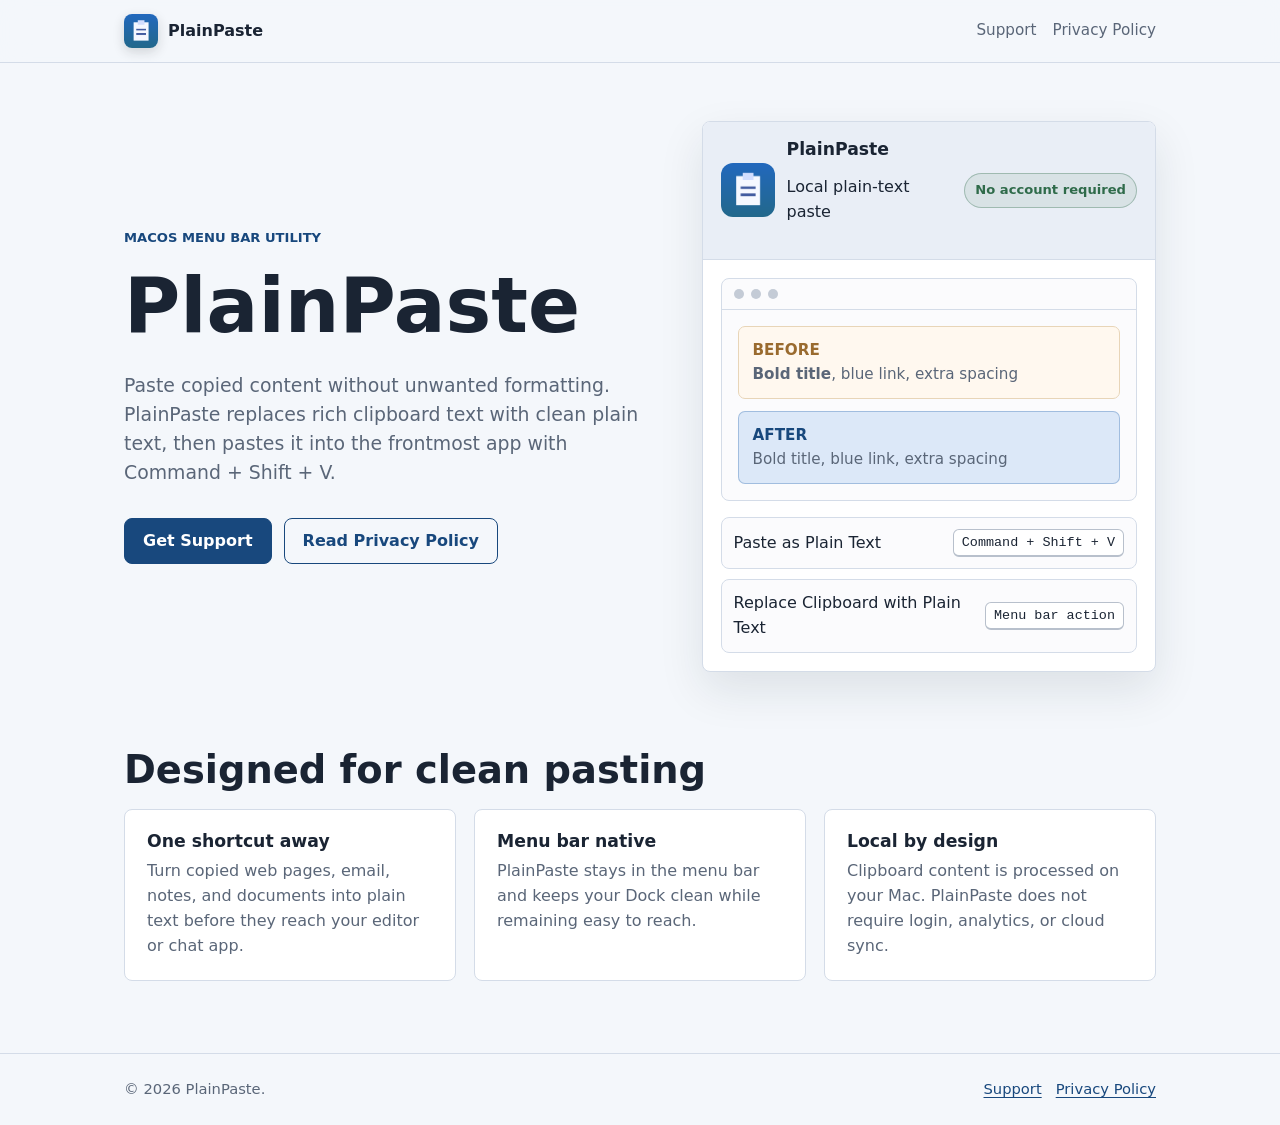
<file: index.html>
<!doctype html>
<html lang="en">
  <head>
    <meta charset="utf-8">
    <meta name="viewport" content="width=device-width, initial-scale=1">
    <title>PlainPaste - Paste Plain Text on macOS</title>
    <meta name="description" content="PlainPaste is a lightweight macOS menu bar utility that replaces clipboard formatting with clean plain text before you paste.">
    <link rel="icon" href="assets/icon.png">
    <link rel="stylesheet" href="assets/site.css">
  </head>
  <body>
    <header class="site-header">
      <nav class="nav" aria-label="Main navigation">
        <a class="brand" href="./">
          <img src="assets/icon.png" alt="" width="34" height="34">
          <span>PlainPaste</span>
        </a>
        <div class="nav-links">
          <a href="./support/">Support</a>
          <a href="./privacy/">Privacy Policy</a>
        </div>
      </nav>
    </header>

    <main>
      <section class="hero">
        <div>
          <p class="eyebrow">macOS menu bar utility</p>
          <h1>PlainPaste</h1>
          <p class="lead">Paste copied content without unwanted formatting. PlainPaste replaces rich clipboard text with clean plain text, then pastes it into the frontmost app with Command + Shift + V.</p>
          <div class="actions">
            <a class="button" href="./support/">Get Support</a>
            <a class="button secondary" href="./privacy/">Read Privacy Policy</a>
          </div>
        </div>

        <aside class="product-panel" aria-label="PlainPaste preview">
          <div class="panel-top">
            <div class="app-lockup">
              <img src="assets/icon.png" alt="" width="54" height="54">
              <div>
                <h3>PlainPaste</h3>
                <p>Local plain-text paste</p>
              </div>
            </div>
            <span class="status-pill">No account required</span>
          </div>
          <div class="clipboard-preview">
            <div class="clipboard-frame" aria-hidden="true">
              <div class="clipboard-titlebar">
                <span class="dot"></span>
                <span class="dot"></span>
                <span class="dot"></span>
              </div>
              <div class="clipboard-body">
                <div class="text-block rich">
                  <p class="label">Before</p>
                  <p><strong>Bold title</strong>, blue link, extra spacing</p>
                </div>
                <div class="text-block plain">
                  <p class="label">After</p>
                  <p>Bold title, blue link, extra spacing</p>
                </div>
              </div>
            </div>
            <div class="shortcut-list" aria-label="Shortcut examples">
              <div class="shortcut-row">
                <span>Paste as Plain Text</span>
                <kbd>Command + Shift + V</kbd>
              </div>
              <div class="shortcut-row">
                <span>Replace Clipboard with Plain Text</span>
                <kbd>Menu bar action</kbd>
              </div>
            </div>
          </div>
        </aside>
      </section>

      <section class="section" aria-labelledby="features-title">
        <h2 id="features-title">Designed for clean pasting</h2>
        <div class="grid">
          <article class="card">
            <h3>One shortcut away</h3>
            <p>Turn copied web pages, email, notes, and documents into plain text before they reach your editor or chat app.</p>
          </article>
          <article class="card">
            <h3>Menu bar native</h3>
            <p>PlainPaste stays in the menu bar and keeps your Dock clean while remaining easy to reach.</p>
          </article>
          <article class="card">
            <h3>Local by design</h3>
            <p>Clipboard content is processed on your Mac. PlainPaste does not require login, analytics, or cloud sync.</p>
          </article>
        </div>
      </section>
    </main>

    <footer class="footer">
      <div class="footer-inner">
        <span>© 2026 PlainPaste.</span>
        <div class="footer-links">
          <a href="./support/">Support</a>
          <a href="./privacy/">Privacy Policy</a>
        </div>
      </div>
    </footer>
  </body>
</html>
</file>
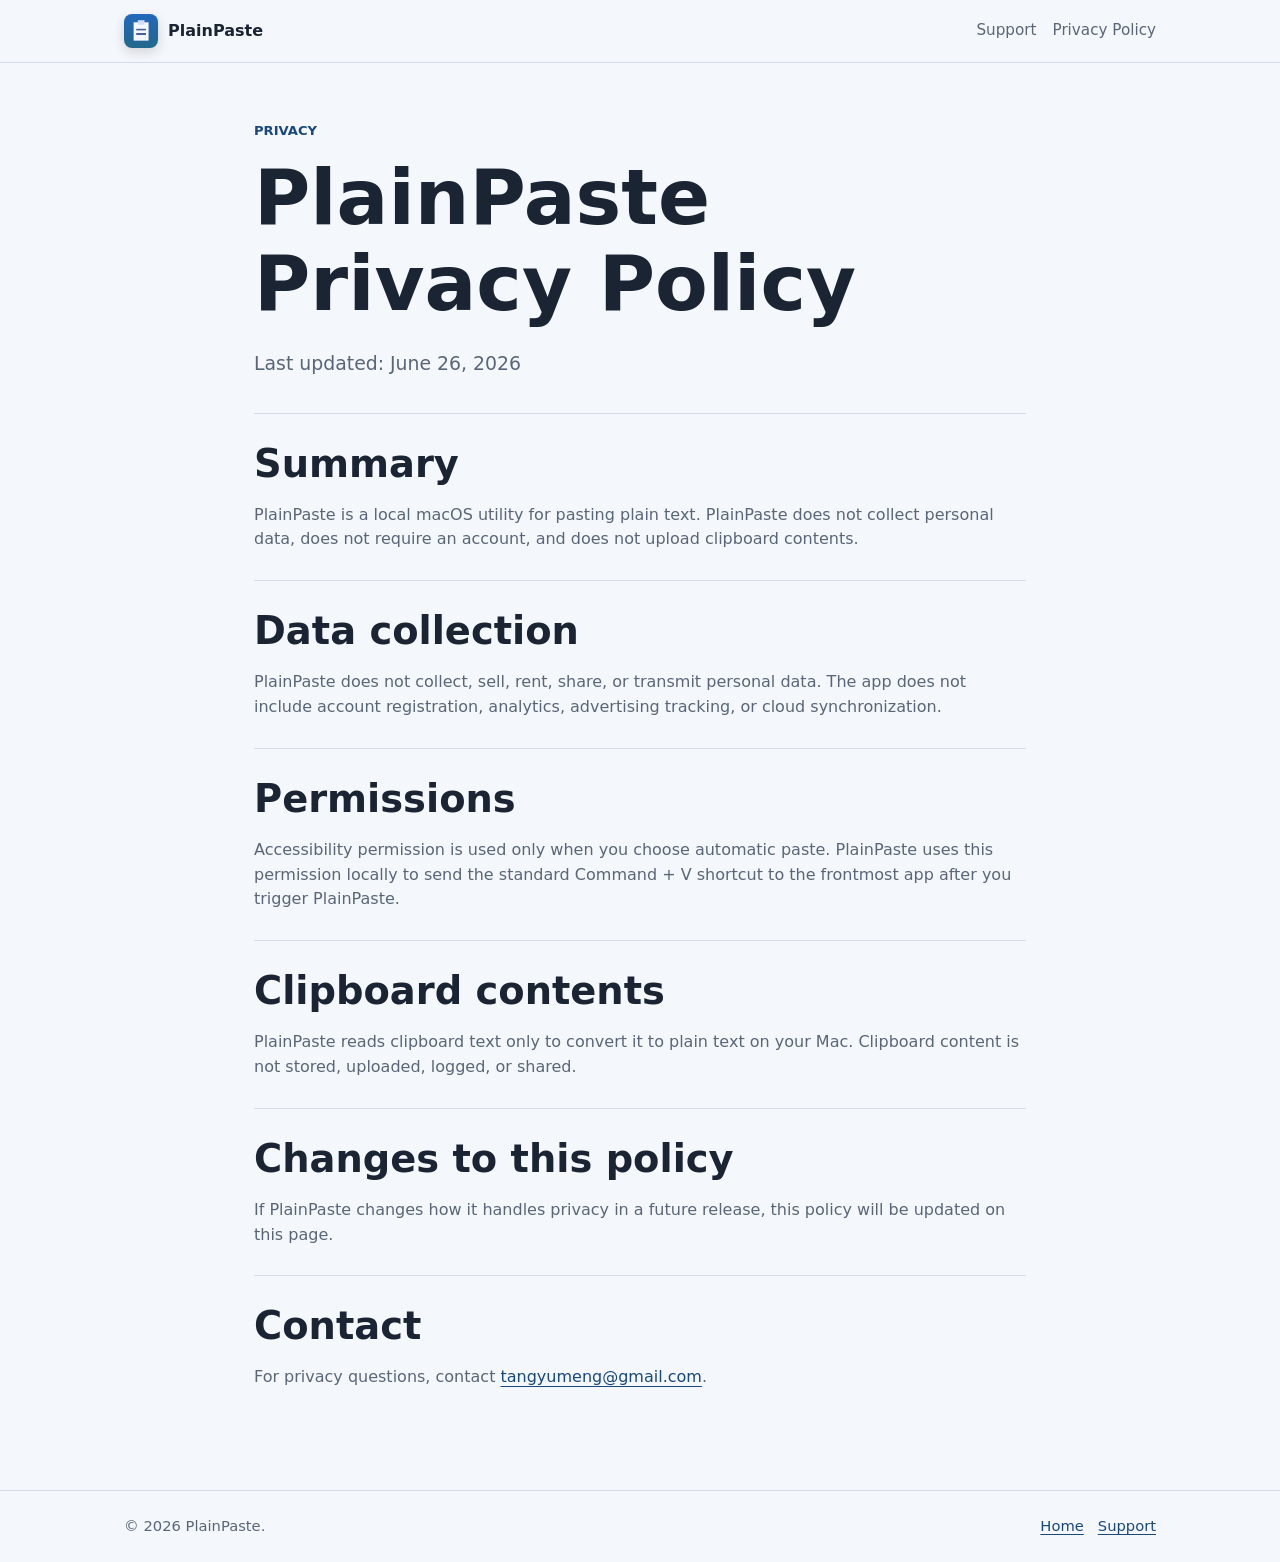
<file: privacy/index.html>
<!doctype html>
<html lang="en">
  <head>
    <meta charset="utf-8">
    <meta name="viewport" content="width=device-width, initial-scale=1">
    <title>PlainPaste Privacy Policy</title>
    <meta name="description" content="Privacy policy for PlainPaste, a local macOS plain-text paste utility.">
    <link rel="icon" href="../assets/icon.png">
    <link rel="stylesheet" href="../assets/site.css">
  </head>
  <body>
    <header class="site-header">
      <nav class="nav" aria-label="Main navigation">
        <a class="brand" href="../">
          <img src="../assets/icon.png" alt="" width="34" height="34">
          <span>PlainPaste</span>
        </a>
        <div class="nav-links">
          <a href="../support/">Support</a>
          <a href="../privacy/">Privacy Policy</a>
        </div>
      </nav>
    </header>

    <main class="simple-page">
      <p class="eyebrow">Privacy</p>
      <h1>PlainPaste Privacy Policy</h1>
      <p class="lead">Last updated: June 26, 2026</p>

      <section class="policy-block" aria-labelledby="summary-title">
        <h2 id="summary-title">Summary</h2>
        <p>PlainPaste is a local macOS utility for pasting plain text. PlainPaste does not collect personal data, does not require an account, and does not upload clipboard contents.</p>
      </section>

      <section class="policy-block" aria-labelledby="data-title">
        <h2 id="data-title">Data collection</h2>
        <p>PlainPaste does not collect, sell, rent, share, or transmit personal data. The app does not include account registration, analytics, advertising tracking, or cloud synchronization.</p>
      </section>

      <section class="policy-block" aria-labelledby="permissions-title">
        <h2 id="permissions-title">Permissions</h2>
        <p>Accessibility permission is used only when you choose automatic paste. PlainPaste uses this permission locally to send the standard Command + V shortcut to the frontmost app after you trigger PlainPaste.</p>
      </section>

      <section class="policy-block" aria-labelledby="clipboard-title">
        <h2 id="clipboard-title">Clipboard contents</h2>
        <p>PlainPaste reads clipboard text only to convert it to plain text on your Mac. Clipboard content is not stored, uploaded, logged, or shared.</p>
      </section>

      <section class="policy-block" aria-labelledby="changes-title">
        <h2 id="changes-title">Changes to this policy</h2>
        <p>If PlainPaste changes how it handles privacy in a future release, this policy will be updated on this page.</p>
      </section>

      <section class="policy-block" aria-labelledby="contact-title">
        <h2 id="contact-title">Contact</h2>
        <p>For privacy questions, contact <a href="mailto:tangyumeng@gmail.com">tangyumeng@gmail.com</a>.</p>
      </section>
    </main>

    <footer class="footer">
      <div class="footer-inner">
        <span>© 2026 PlainPaste.</span>
        <div class="footer-links">
          <a href="../">Home</a>
          <a href="../support/">Support</a>
        </div>
      </div>
    </footer>
  </body>
</html>
</file>
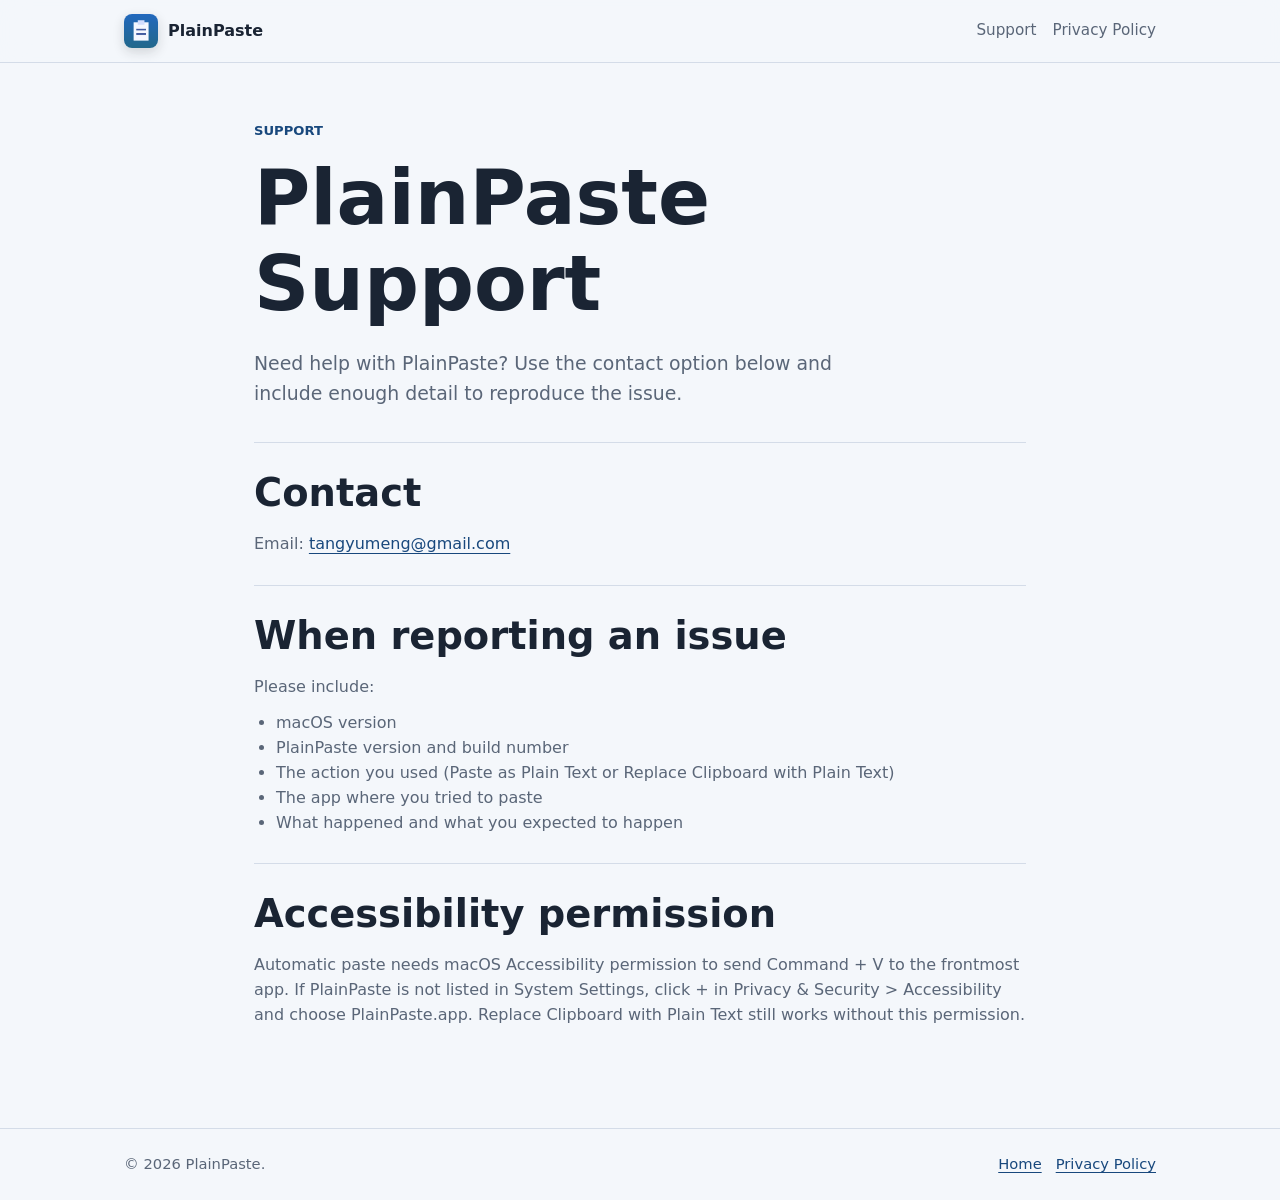
<file: support/index.html>
<!doctype html>
<html lang="en">
  <head>
    <meta charset="utf-8">
    <meta name="viewport" content="width=device-width, initial-scale=1">
    <title>PlainPaste Support</title>
    <meta name="description" content="Support information for PlainPaste, a macOS plain-text paste utility.">
    <link rel="icon" href="../assets/icon.png">
    <link rel="stylesheet" href="../assets/site.css">
  </head>
  <body>
    <header class="site-header">
      <nav class="nav" aria-label="Main navigation">
        <a class="brand" href="../">
          <img src="../assets/icon.png" alt="" width="34" height="34">
          <span>PlainPaste</span>
        </a>
        <div class="nav-links">
          <a href="../support/">Support</a>
          <a href="../privacy/">Privacy Policy</a>
        </div>
      </nav>
    </header>

    <main class="simple-page">
      <p class="eyebrow">Support</p>
      <h1>PlainPaste Support</h1>
      <p class="lead">Need help with PlainPaste? Use the contact option below and include enough detail to reproduce the issue.</p>

      <section class="support-block" aria-labelledby="contact-title">
        <h2 id="contact-title">Contact</h2>
        <p>Email: <a href="mailto:tangyumeng@gmail.com">tangyumeng@gmail.com</a></p>
      </section>

      <section class="support-block" aria-labelledby="report-title">
        <h2 id="report-title">When reporting an issue</h2>
        <p>Please include:</p>
        <ul>
          <li>macOS version</li>
          <li>PlainPaste version and build number</li>
          <li>The action you used (Paste as Plain Text or Replace Clipboard with Plain Text)</li>
          <li>The app where you tried to paste</li>
          <li>What happened and what you expected to happen</li>
        </ul>
      </section>

      <section class="support-block" aria-labelledby="permission-title">
        <h2 id="permission-title">Accessibility permission</h2>
        <p>Automatic paste needs macOS Accessibility permission to send Command + V to the frontmost app. If PlainPaste is not listed in System Settings, click + in Privacy &amp; Security &gt; Accessibility and choose PlainPaste.app. Replace Clipboard with Plain Text still works without this permission.</p>
      </section>
    </main>

    <footer class="footer">
      <div class="footer-inner">
        <span>© 2026 PlainPaste.</span>
        <div class="footer-links">
          <a href="../">Home</a>
          <a href="../privacy/">Privacy Policy</a>
        </div>
      </div>
    </footer>
  </body>
</html>
</file>
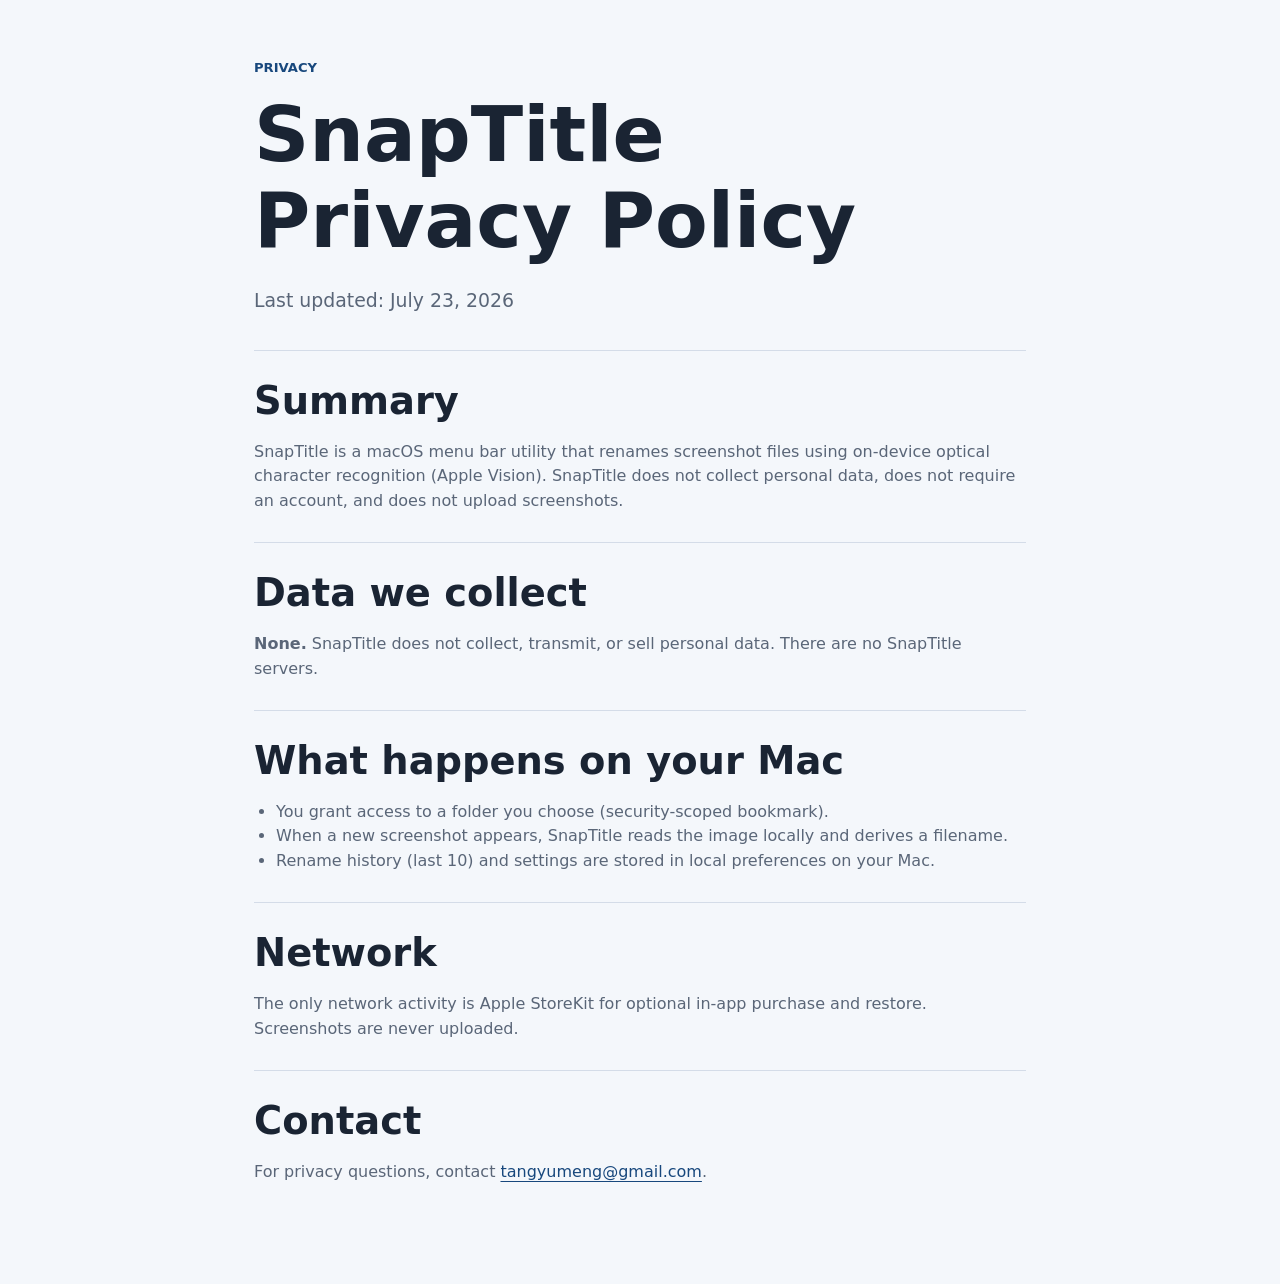
<file: snaptitle/privacy/index.html>
<!doctype html>
<html lang="en">
<head>
  <meta charset="utf-8">
  <meta name="viewport" content="width=device-width, initial-scale=1">
  <title>SnapTitle Privacy Policy</title>
  <link rel="stylesheet" href="../../assets/site.css">
</head>
<body>
  <main class="simple-page">
    <p class="eyebrow">Privacy</p>
    <h1>SnapTitle Privacy Policy</h1>
    <p class="lead">Last updated: July 23, 2026</p>

    <section class="policy-block">
      <h2>Summary</h2>
      <p>SnapTitle is a macOS menu bar utility that renames screenshot files using on-device optical character recognition (Apple Vision). SnapTitle does not collect personal data, does not require an account, and does not upload screenshots.</p>
    </section>

    <section class="policy-block">
      <h2>Data we collect</h2>
      <p><strong>None.</strong> SnapTitle does not collect, transmit, or sell personal data. There are no SnapTitle servers.</p>
    </section>

    <section class="policy-block">
      <h2>What happens on your Mac</h2>
      <ul>
        <li>You grant access to a folder you choose (security-scoped bookmark).</li>
        <li>When a new screenshot appears, SnapTitle reads the image locally and derives a filename.</li>
        <li>Rename history (last 10) and settings are stored in local preferences on your Mac.</li>
      </ul>
    </section>

    <section class="policy-block">
      <h2>Network</h2>
      <p>The only network activity is Apple StoreKit for optional in-app purchase and restore. Screenshots are never uploaded.</p>
    </section>

    <section class="policy-block">
      <h2>Contact</h2>
      <p>For privacy questions, contact <a href="mailto:tangyumeng@gmail.com">tangyumeng@gmail.com</a>.</p>
    </section>
  </main>
</body>
</html>
</file>
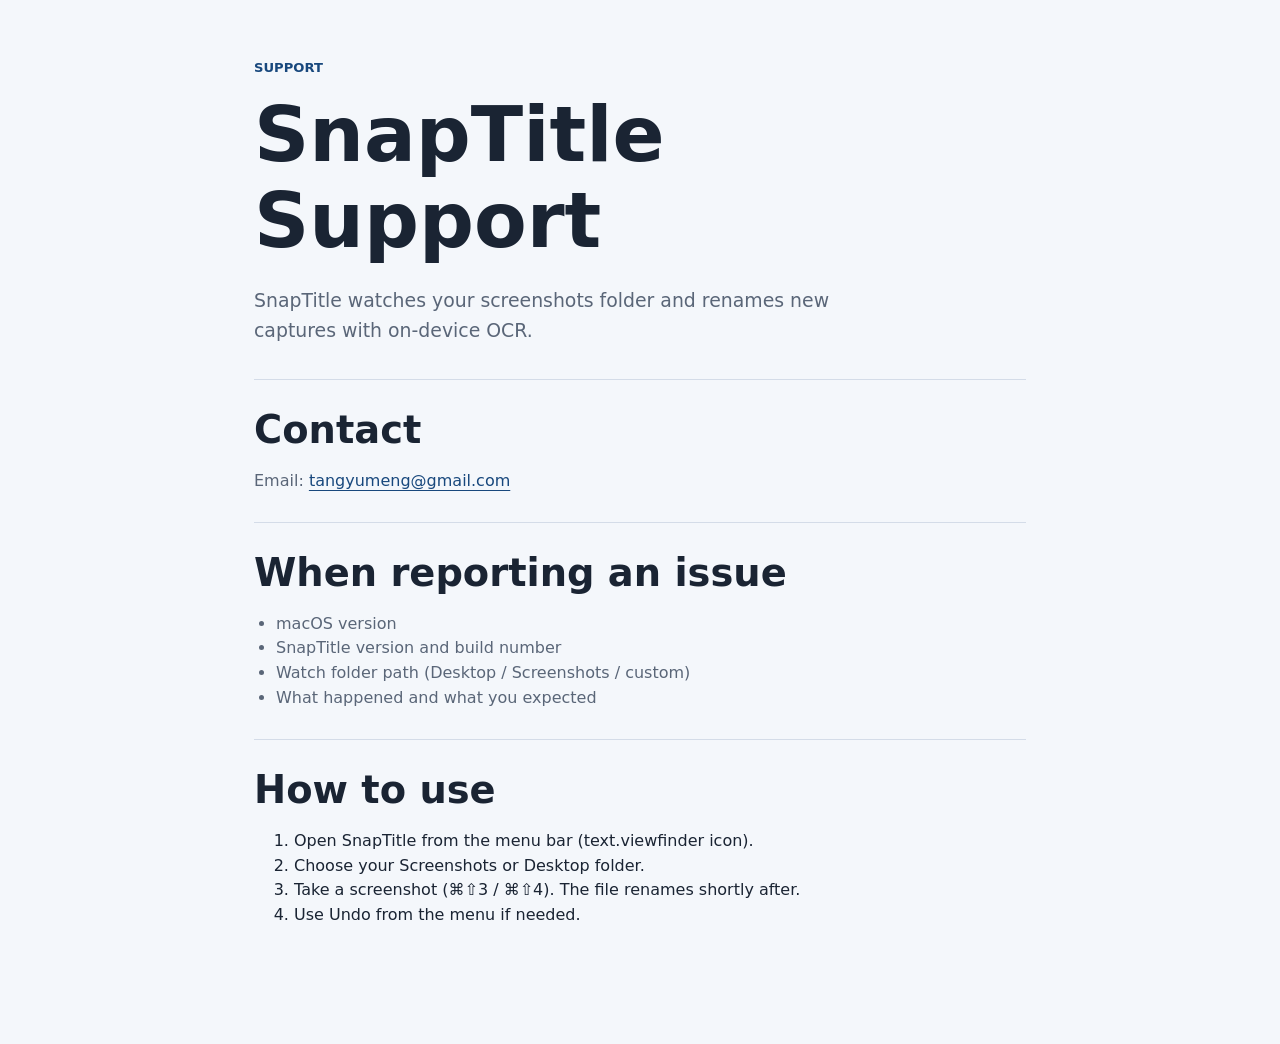
<file: snaptitle/support/index.html>
<!doctype html>
<html lang="en">
<head>
  <meta charset="utf-8">
  <meta name="viewport" content="width=device-width, initial-scale=1">
  <title>SnapTitle Support</title>
  <link rel="stylesheet" href="../../assets/site.css">
</head>
<body>
  <main class="simple-page">
    <p class="eyebrow">Support</p>
    <h1>SnapTitle Support</h1>
    <p class="lead">SnapTitle watches your screenshots folder and renames new captures with on-device OCR.</p>

    <section class="support-block">
      <h2>Contact</h2>
      <p>Email: <a href="mailto:tangyumeng@gmail.com">tangyumeng@gmail.com</a></p>
    </section>

    <section class="support-block">
      <h2>When reporting an issue</h2>
      <ul>
        <li>macOS version</li>
        <li>SnapTitle version and build number</li>
        <li>Watch folder path (Desktop / Screenshots / custom)</li>
        <li>What happened and what you expected</li>
      </ul>
    </section>

    <section class="support-block">
      <h2>How to use</h2>
      <ol>
        <li>Open SnapTitle from the menu bar (text.viewfinder icon).</li>
        <li>Choose your Screenshots or Desktop folder.</li>
        <li>Take a screenshot (⌘⇧3 / ⌘⇧4). The file renames shortly after.</li>
        <li>Use Undo from the menu if needed.</li>
      </ol>
    </section>
  </main>
</body>
</html>
</file>
<file: assets/site.css>
:root {
  color-scheme: light;
  --bg: #f4f7fb;
  --surface: #ffffff;
  --surface-strong: #e9eef6;
  --ink: #1a2433;
  --muted: #5a6678;
  --line: #d4dce8;
  --accent: #2260a8;
  --accent-strong: #18487d;
  --accent-soft: #dce8f8;
  --success: #2f6b4a;
  --shadow: 0 18px 45px rgba(24, 36, 51, 0.1);
}

* {
  box-sizing: border-box;
}

body {
  margin: 0;
  min-width: 320px;
  background: var(--bg);
  color: var(--ink);
  font-family: Inter, ui-sans-serif, system-ui, -apple-system, BlinkMacSystemFont, "Segoe UI", sans-serif;
  line-height: 1.55;
}

a {
  color: var(--accent-strong);
  text-decoration-thickness: 0.08em;
  text-underline-offset: 0.22em;
}

a:hover {
  color: var(--accent);
}

.site-header {
  border-bottom: 1px solid var(--line);
  background: rgba(244, 247, 251, 0.92);
  position: sticky;
  top: 0;
  z-index: 10;
  backdrop-filter: blur(14px);
}

.nav {
  display: flex;
  align-items: center;
  justify-content: space-between;
  gap: 24px;
  max-width: 1080px;
  margin: 0 auto;
  padding: 14px 24px;
}

.brand {
  display: inline-flex;
  align-items: center;
  gap: 10px;
  color: var(--ink);
  font-weight: 750;
  text-decoration: none;
}

.brand img {
  width: 34px;
  height: 34px;
  border-radius: 8px;
  box-shadow: 0 4px 12px rgba(20, 24, 28, 0.16);
}

.nav-links {
  display: flex;
  flex-wrap: wrap;
  justify-content: flex-end;
  gap: 16px;
  font-size: 0.95rem;
}

.nav-links a {
  color: var(--muted);
  text-decoration: none;
}

.nav-links a:hover {
  color: var(--ink);
}

main {
  max-width: 1080px;
  margin: 0 auto;
  padding: 58px 24px 72px;
}

.hero {
  display: grid;
  grid-template-columns: minmax(0, 1.08fr) minmax(300px, 0.92fr);
  gap: 44px;
  align-items: center;
}

.eyebrow {
  margin: 0 0 14px;
  color: var(--accent-strong);
  font-size: 0.82rem;
  font-weight: 800;
  letter-spacing: 0;
  text-transform: uppercase;
}

h1,
h2,
h3 {
  line-height: 1.12;
  letter-spacing: 0;
}

h1 {
  margin: 0;
  max-width: 680px;
  font-size: clamp(2.5rem, 6vw, 4.9rem);
}

h2 {
  margin: 0 0 18px;
  font-size: clamp(1.8rem, 3vw, 2.8rem);
}

h3 {
  margin: 0 0 8px;
  font-size: 1.08rem;
}

.lead {
  margin: 22px 0 0;
  max-width: 650px;
  color: var(--muted);
  font-size: 1.18rem;
}

.actions {
  display: flex;
  flex-wrap: wrap;
  gap: 12px;
  margin-top: 30px;
}

.button {
  display: inline-flex;
  align-items: center;
  justify-content: center;
  min-height: 44px;
  padding: 10px 18px;
  border: 1px solid var(--accent-strong);
  border-radius: 8px;
  background: var(--accent-strong);
  color: #ffffff;
  font-weight: 720;
  text-decoration: none;
}

.button.secondary {
  background: transparent;
  color: var(--accent-strong);
}

.button:hover {
  background: var(--accent);
  border-color: var(--accent);
  color: #ffffff;
}

.button.secondary:hover {
  background: var(--accent-soft);
  color: var(--accent-strong);
}

.product-panel {
  border: 1px solid var(--line);
  border-radius: 8px;
  background: var(--surface);
  box-shadow: var(--shadow);
  overflow: hidden;
}

.panel-top {
  display: flex;
  align-items: center;
  justify-content: space-between;
  gap: 16px;
  padding: 18px;
  border-bottom: 1px solid var(--line);
  background: var(--surface-strong);
}

.app-lockup {
  display: flex;
  align-items: center;
  gap: 12px;
}

.app-lockup img {
  width: 54px;
  height: 54px;
  border-radius: 12px;
}

.status-pill {
  border: 1px solid rgba(47, 107, 74, 0.34);
  border-radius: 999px;
  padding: 6px 10px;
  background: rgba(47, 107, 74, 0.09);
  color: var(--success);
  font-size: 0.82rem;
  font-weight: 720;
  white-space: nowrap;
}

.clipboard-preview {
  padding: 18px;
}

.clipboard-frame {
  border: 1px solid var(--line);
  border-radius: 8px;
  background: #fbfbfd;
  overflow: hidden;
}

.clipboard-titlebar {
  display: flex;
  gap: 7px;
  padding: 10px 12px;
  border-bottom: 1px solid var(--line);
}

.dot {
  width: 10px;
  height: 10px;
  border-radius: 50%;
  background: #c4cbd6;
}

.clipboard-body {
  display: grid;
  gap: 12px;
  padding: 16px;
}

.text-block {
  border: 1px solid var(--line);
  border-radius: 7px;
  padding: 12px 14px;
  background: #ffffff;
}

.text-block.rich {
  background: #fff8ef;
  border-color: #e8d5b8;
}

.text-block.rich .label {
  color: #9a6b2f;
}

.text-block.plain {
  background: var(--accent-soft);
  border-color: rgba(34, 96, 168, 0.32);
}

.text-block.plain .label {
  color: var(--accent-strong);
}

.label {
  margin: 0 0 6px;
  font-size: 0.78rem;
  font-weight: 800;
  text-transform: uppercase;
}

.text-block p {
  margin: 0;
  color: var(--muted);
  font-size: 0.95rem;
}

.shortcut-list {
  display: grid;
  gap: 10px;
  margin-top: 16px;
}

.shortcut-row {
  display: flex;
  align-items: center;
  justify-content: space-between;
  gap: 14px;
  padding: 11px 12px;
  border: 1px solid var(--line);
  border-radius: 8px;
  background: #fbfbfd;
}

kbd {
  display: inline-flex;
  align-items: center;
  min-height: 28px;
  padding: 3px 8px;
  border: 1px solid #b8c0cc;
  border-bottom-width: 2px;
  border-radius: 6px;
  background: #ffffff;
  color: var(--ink);
  font: 0.84rem ui-monospace, SFMono-Regular, Menlo, Consolas, monospace;
  white-space: nowrap;
}

.section {
  margin-top: 76px;
}

.grid {
  display: grid;
  grid-template-columns: repeat(3, minmax(0, 1fr));
  gap: 18px;
}

.card {
  min-height: 100%;
  border: 1px solid var(--line);
  border-radius: 8px;
  background: var(--surface);
  padding: 22px;
}

.card p,
.policy-block p,
.support-block p {
  margin: 0;
  color: var(--muted);
}

.simple-page {
  max-width: 820px;
}

.simple-page .lead {
  margin-bottom: 34px;
}

.support-block,
.policy-block {
  border-top: 1px solid var(--line);
  padding: 28px 0;
}

.support-block ul,
.policy-block ul {
  margin: 12px 0 0;
  padding-left: 22px;
  color: var(--muted);
}

.footer {
  border-top: 1px solid var(--line);
  color: var(--muted);
}

.footer-inner {
  display: flex;
  align-items: center;
  justify-content: space-between;
  gap: 16px;
  max-width: 1080px;
  margin: 0 auto;
  padding: 24px;
  font-size: 0.92rem;
}

.footer-links {
  display: flex;
  gap: 14px;
}

@media (max-width: 820px) {
  .nav {
    align-items: flex-start;
    flex-direction: column;
    gap: 12px;
  }

  .nav-links {
    justify-content: flex-start;
  }

  main {
    padding-top: 40px;
  }

  .hero,
  .grid {
    grid-template-columns: 1fr;
  }

  .footer-inner {
    align-items: flex-start;
    flex-direction: column;
  }
}

@media (max-width: 520px) {
  .panel-top,
  .shortcut-row {
    align-items: flex-start;
    flex-direction: column;
  }

  .status-pill {
    white-space: normal;
  }
}
</file>
